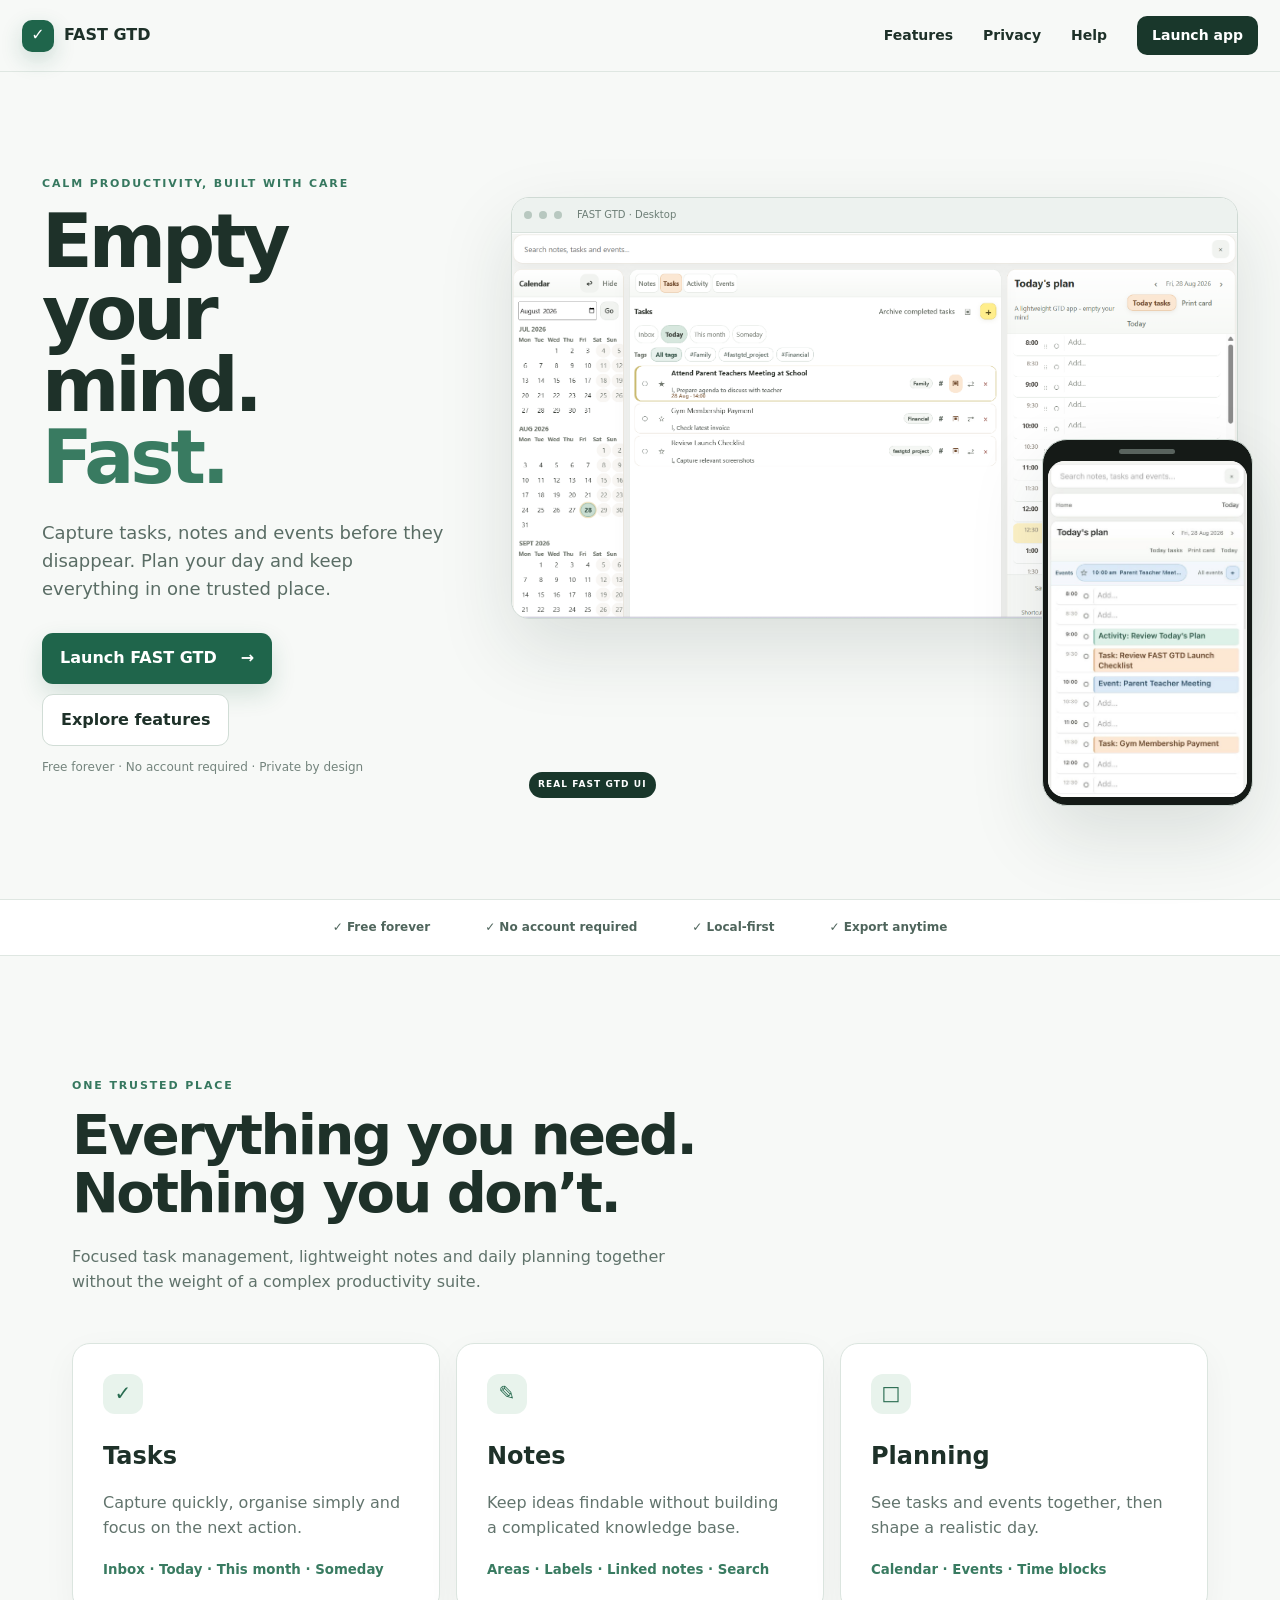
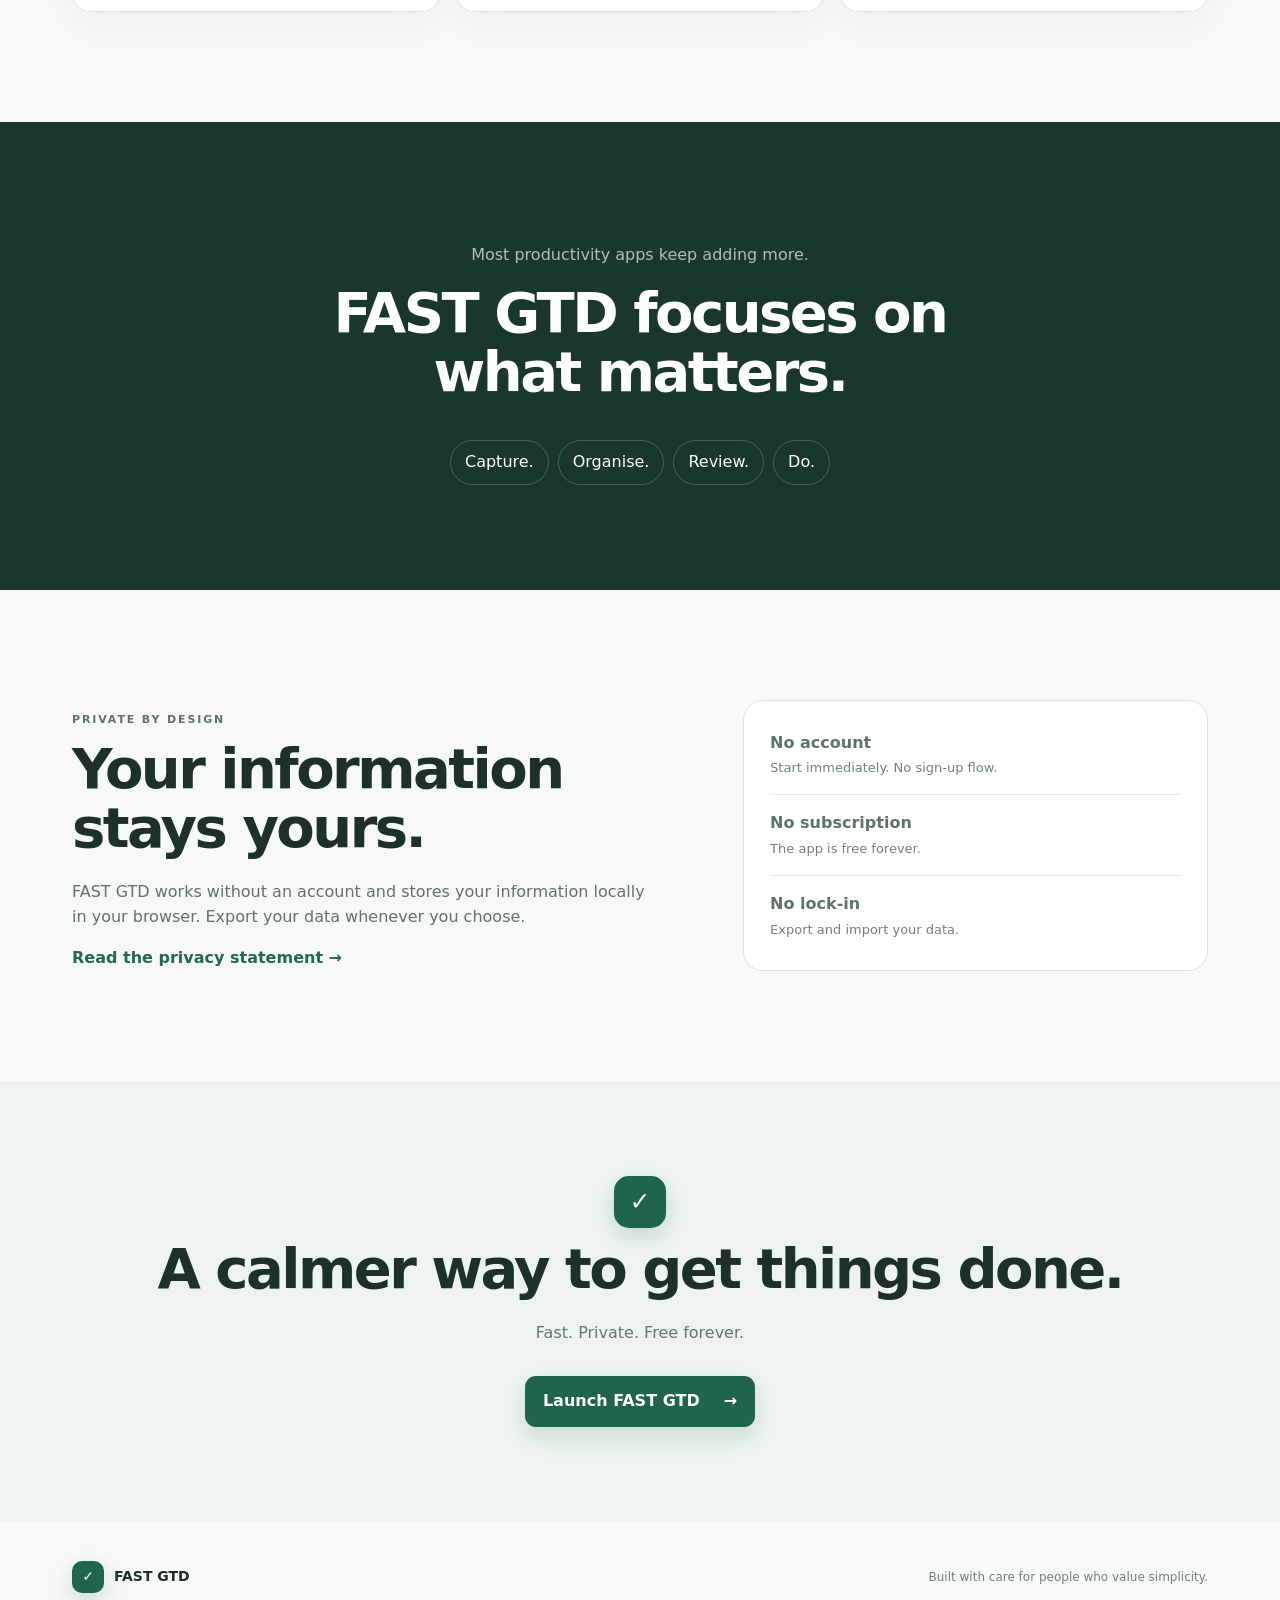
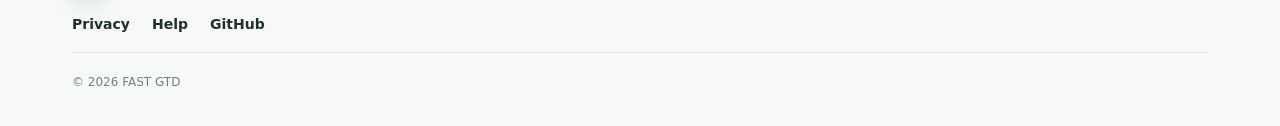
<file: index.html>
<!doctype html><html lang="en"><head><meta charset="utf-8"><meta name="viewport" content="width=device-width,initial-scale=1"><title>FAST GTD | Empty your mind. Fast.</title><meta name="description" content="A calm, compact planner for tasks, notes, events and daily focus. Free forever. No account required."><meta name="theme-color" content="#f7f9f7"><meta property="og:type" content="website"><meta property="og:title" content="FAST GTD | Empty your mind. Fast."><meta property="og:description" content="A calm, compact planner for tasks, notes, events and daily focus."><meta property="og:image" content="assets/social-preview.jpg"><meta name="twitter:card" content="summary_large_image"><link rel="icon" href="assets/favicon.svg"><link rel="stylesheet" href="styles.css"></head><body><a class="skip" href="#main">Skip to content</a><header><a class="brand" href="#top"><span>✓</span>FAST GTD</a><nav><a href="#features">Features</a><a href="#privacy">Privacy</a><a href="help.html">Help</a><a class="launch" href="https://pprashil26.github.io/fastgtd/">Launch app</a></nav><button class="menu" aria-label="Open navigation" aria-expanded="false">☰</button></header><main id="main"><section class="hero" id="top"><div class="copy"><p class="eyebrow">CALM PRODUCTIVITY, BUILT WITH CARE</p><h1>Empty your mind. <em>Fast.</em></h1><p class="lead">Capture tasks, notes and events before they disappear. Plan your day and keep everything in one trusted place.</p><div class="actions"><a class="btn primary" href="https://pprashil26.github.io/fastgtd/">Launch FAST GTD <b>→</b></a><a class="btn secondary" href="#features">Explore features</a></div><p class="micro">Free forever · No account required · Private by design</p></div><div class="product" aria-label="Real FAST GTD interfaces"><figure class="browser"><div class="browserbar"><i></i><i></i><i></i><span>FAST GTD · Desktop</span></div><img src="assets/fastgtd-desktop.png" alt="Complete FAST GTD desktop interface showing calendar, tasks and today's plan" width="1891" height="1005"></figure><figure class="phone"><div class="phonebar"></div><img src="assets/fastgtd-mobile.jpg" alt="Complete FAST GTD mobile interface showing today's plan" width="827" height="1397"></figure><span class="badge">REAL FAST GTD UI</span></div></section><section class="trust"><span>✓ Free forever</span><span>✓ No account required</span><span>✓ Local-first</span><span>✓ Export anytime</span></section><section class="section" id="features"><div class="intro"><p class="eyebrow">ONE TRUSTED PLACE</p><h2>Everything you need.<br>Nothing you don’t.</h2><p>Focused task management, lightweight notes and daily planning together without the weight of a complex productivity suite.</p></div><div class="cards"><article><i>✓</i><h3>Tasks</h3><p>Capture quickly, organise simply and focus on the next action.</p><small>Inbox · Today · This month · Someday</small></article><article><i>✎</i><h3>Notes</h3><p>Keep ideas findable without building a complicated knowledge base.</p><small>Areas · Labels · Linked notes · Search</small></article><article><i>□</i><h3>Planning</h3><p>See tasks and events together, then shape a realistic day.</p><small>Calendar · Events · Time blocks</small></article></div></section><section class="philosophy"><p>Most productivity apps keep adding more.</p><h2>FAST GTD focuses on what matters.</h2><div><span>Capture.</span><span>Organise.</span><span>Review.</span><span>Do.</span></div></section><section class="section privacy" id="privacy"><div><p class="eyebrow">PRIVATE BY DESIGN</p><h2>Your information stays yours.</h2><p>FAST GTD works without an account and stores your information locally in your browser. Export your data whenever you choose.</p><a href="privacy.html">Read the privacy statement →</a></div><div class="privacy-card"><p><b>No account</b><span>Start immediately. No sign-up flow.</span></p><p><b>No subscription</b><span>The app is free forever.</span></p><p><b>No lock-in</b><span>Export and import your data.</span></p></div></section><section class="final"><span class="biglogo">✓</span><h2>A calmer way to get things done.</h2><p>Fast. Private. Free forever.</p><a class="btn primary" href="https://pprashil26.github.io/fastgtd/">Launch FAST GTD <b>→</b></a></section></main><footer><a class="brand" href="#top"><span>✓</span>FAST GTD</a><p>Built with care for people who value simplicity.</p><div><a href="privacy.html">Privacy</a><a href="help.html">Help</a><a href="https://github.com/pprashil26/fastgtd">GitHub</a></div><small>© 2026 FAST GTD</small></footer><script src="script.js"></script></body></html>
</file>
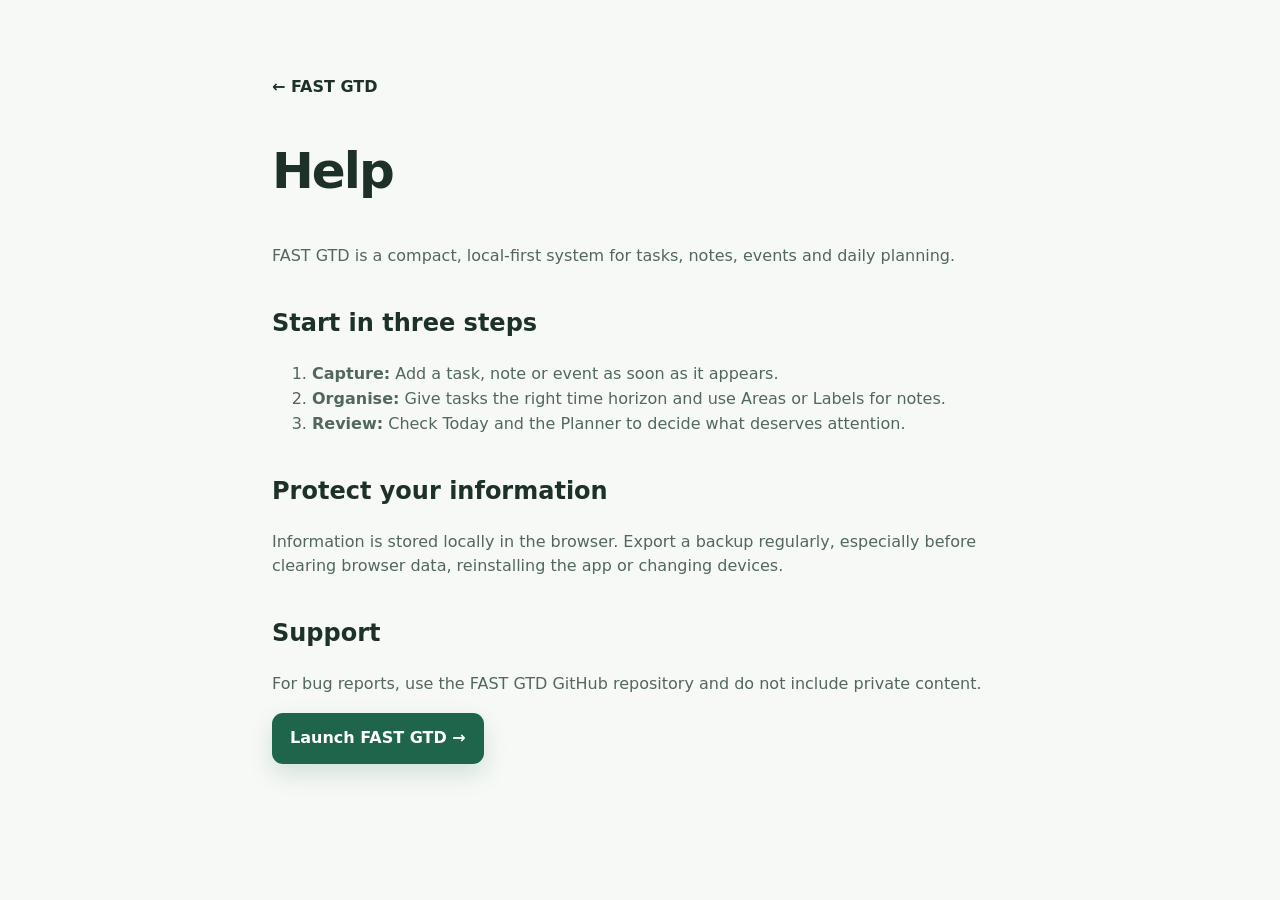
<file: help.html>
<!doctype html><html lang="en"><head><meta charset="utf-8"><meta name="viewport" content="width=device-width,initial-scale=1"><title>Help | FAST GTD</title><link rel="icon" href="assets/favicon.svg"><link rel="stylesheet" href="styles.css"></head><body><main class="legal"><a class="back" href="index.html">← FAST GTD</a><h1>Help</h1><p>FAST GTD is a compact, local-first system for tasks, notes, events and daily planning.</p><h2>Start in three steps</h2><ol><li><b>Capture:</b> Add a task, note or event as soon as it appears.</li><li><b>Organise:</b> Give tasks the right time horizon and use Areas or Labels for notes.</li><li><b>Review:</b> Check Today and the Planner to decide what deserves attention.</li></ol><h2>Protect your information</h2><p>Information is stored locally in the browser. Export a backup regularly, especially before clearing browser data, reinstalling the app or changing devices.</p><h2>Support</h2><p>For bug reports, use the FAST GTD GitHub repository and do not include private content.</p><p><a class="btn primary" href="https://pprashil26.github.io/fastgtd/">Launch FAST GTD →</a></p></main></body></html>
</file>
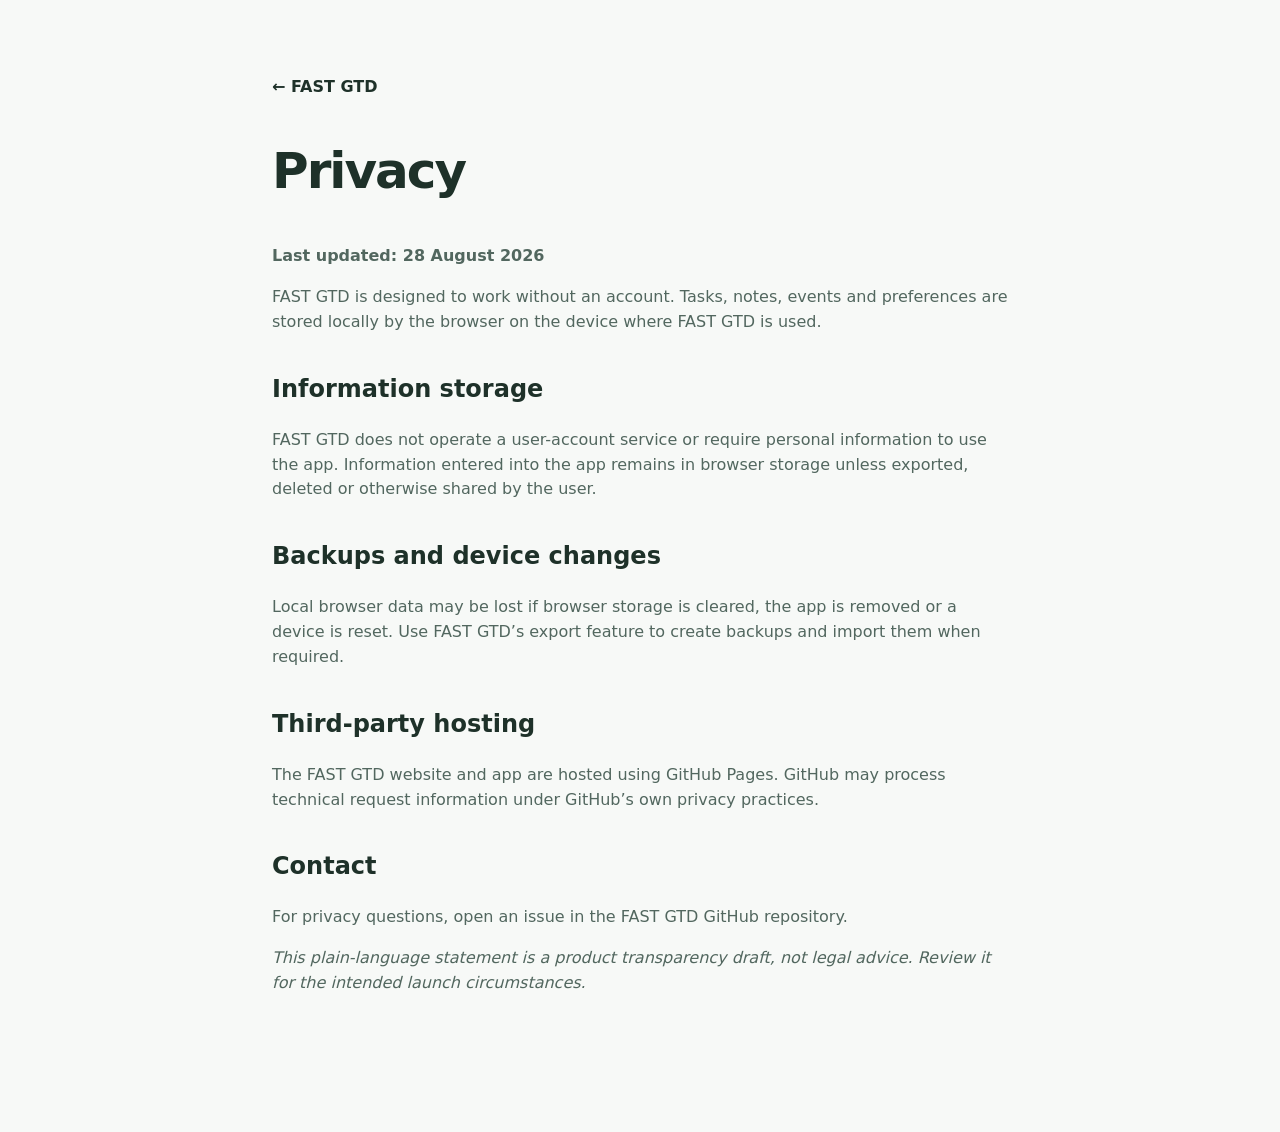
<file: privacy.html>
<!doctype html><html lang="en"><head><meta charset="utf-8"><meta name="viewport" content="width=device-width,initial-scale=1"><title>Privacy | FAST GTD</title><link rel="icon" href="assets/favicon.svg"><link rel="stylesheet" href="styles.css"></head><body><main class="legal"><a class="back" href="index.html">← FAST GTD</a><h1>Privacy</h1><p><strong>Last updated: 28 August 2026</strong></p><p>FAST GTD is designed to work without an account. Tasks, notes, events and preferences are stored locally by the browser on the device where FAST GTD is used.</p><h2>Information storage</h2><p>FAST GTD does not operate a user-account service or require personal information to use the app. Information entered into the app remains in browser storage unless exported, deleted or otherwise shared by the user.</p><h2>Backups and device changes</h2><p>Local browser data may be lost if browser storage is cleared, the app is removed or a device is reset. Use FAST GTD’s export feature to create backups and import them when required.</p><h2>Third-party hosting</h2><p>The FAST GTD website and app are hosted using GitHub Pages. GitHub may process technical request information under GitHub’s own privacy practices.</p><h2>Contact</h2><p>For privacy questions, open an issue in the FAST GTD GitHub repository.</p><p><em>This plain-language statement is a product transparency draft, not legal advice. Review it for the intended launch circumstances.</em></p></main></body></html>
</file>
<file: styles.css>
*{box-sizing:border-box}html{scroll-behavior:smooth}body{margin:0;background:#f7f9f7;color:#1e3129;font-family:Inter,ui-sans-serif,system-ui,-apple-system,"Segoe UI",sans-serif;line-height:1.55}a{color:inherit}.skip{position:absolute;left:-9999px}.skip:focus{left:12px;top:12px;z-index:30;background:#fff;padding:10px}header{height:72px;position:sticky;top:0;z-index:20;display:flex;align-items:center;justify-content:space-between;padding:0 max(22px,calc((100vw - 1240px)/2));background:#f7f9f7ef;backdrop-filter:blur(14px);border-bottom:1px solid #dfe7e2}.brand{display:flex;align-items:center;gap:10px;text-decoration:none;font-weight:850}.brand span,.biglogo{display:grid;place-items:center;width:32px;height:32px;border-radius:10px;background:#1f654b;color:white;box-shadow:0 8px 22px #1f654b33}nav{display:flex;align-items:center;gap:30px}nav a,footer a{text-decoration:none;font-size:14px;font-weight:700}.launch{padding:9px 15px;border-radius:10px;background:#19372b;color:#fff}.menu{display:none;border:0;background:transparent;font-size:22px}.hero{max-width:1240px;margin:auto;display:grid;grid-template-columns:.72fr 1.28fr;gap:60px;align-items:center;padding:92px 22px 110px}.eyebrow{color:#36785f;font-size:11px;font-weight:850;letter-spacing:.17em}.hero h1{margin:14px 0 25px;font-size:clamp(54px,5.8vw,78px);line-height:.97;letter-spacing:-.055em}.hero h1 em{display:block;color:#397b61;font-style:normal}.lead{max-width:540px;color:#5a6d65;font-size:18px}.actions{display:flex;flex-wrap:wrap;gap:10px;margin-top:30px}.btn{display:inline-flex;align-items:center;justify-content:center;gap:24px;padding:13px 18px;border-radius:11px;text-decoration:none;font-weight:800}.primary{background:#1f654b;color:#fff;box-shadow:0 10px 25px #1f654b2a}.secondary{background:#fff;border:1px solid #d1ddd6}.micro{font-size:12px;color:#74847d}.product{position:relative;min-height:575px}.browser,.phone{margin:0;background:#fff;box-shadow:0 30px 75px #17312720}.browser{position:absolute;left:0;right:0;top:8px;border:1px solid #cfdad4;border-radius:18px;overflow:hidden}.browserbar{height:35px;display:flex;align-items:center;gap:7px;padding:0 12px;background:#edf2ef;border-bottom:1px solid #d8e1dc}.browserbar i{width:8px;height:8px;border-radius:50%;background:#b8c8c0}.browserbar span{margin-left:8px;color:#6d7e76;font-size:10px;font-style:normal}.browser img{display:block;width:100%;height:auto;object-fit:contain}.phone{position:absolute;width:29%;right:-2%;bottom:-42px;padding:7px 5px 8px;border:1px solid #cfdad4;border-radius:25px;overflow:hidden;background:#151a17}.phonebar{width:28%;height:5px;margin:2px auto 7px;border-radius:99px;background:#59635e}.phone img{display:block;width:100%;height:auto;max-height:465px;object-fit:contain;background:#fff;border-radius:17px}.badge{position:absolute;left:18px;bottom:-34px;padding:6px 9px;border-radius:999px;background:#19372b;color:#fff;font-size:9px;font-weight:850;letter-spacing:.12em}.trust{display:flex;justify-content:center;gap:55px;overflow-x:auto;padding:18px 22px;white-space:nowrap;background:#fff;border-block:1px solid #dfe7e2;color:#4f655c;font-size:12px;font-weight:750}.section{max-width:1180px;margin:auto;padding:110px 22px}.intro{max-width:700px}.section h2,.philosophy h2,.final h2{margin:12px 0 22px;font-size:clamp(36px,5vw,56px);line-height:1.05;letter-spacing:-.045em}.intro>p:last-child,.privacy>div>p{max-width:650px;color:#60736b}.cards{display:grid;grid-template-columns:repeat(3,1fr);gap:16px;margin-top:48px}.cards article{padding:30px;border:1px solid #dbe5df;border-radius:18px;background:#fff;box-shadow:0 11px 35px #1731270b}.cards i{display:grid;place-items:center;width:40px;height:40px;border-radius:12px;background:#e8f3ec;color:#286b50;font-style:normal;font-size:20px}.cards h3{margin:24px 0 8px;font-size:24px}.cards p{color:#62746d}.cards small{color:#397b61;font-weight:700}.philosophy{padding:105px 22px;text-align:center;background:#19372b;color:#fff}.philosophy p{color:#adc1b8}.philosophy h2{max-width:720px;margin:12px auto 38px}.philosophy div{display:flex;justify-content:center;gap:9px;flex-wrap:wrap}.philosophy span{padding:9px 14px;border:1px solid #48645a;border-radius:999px}.privacy{display:grid;grid-template-columns:1fr .8fr;gap:90px;align-items:center}.privacy a{color:#24684f;font-weight:800;text-decoration:none}.privacy-card{padding:14px 26px;border:1px solid #d9e4de;border-radius:20px;background:#fff}.privacy-card p{display:grid;gap:3px;margin:0;padding:16px 0;border-bottom:1px solid #e4ece8}.privacy-card p:last-child{border:0}.privacy-card span{color:#71827a;font-size:13px}.final{text-align:center;padding:95px 22px;background:#edf4ef}.biglogo{width:52px;height:52px;margin:auto;border-radius:15px;font-size:25px}.final p{margin-bottom:30px;color:#64776f}footer{max-width:1180px;margin:auto;display:grid;grid-template-columns:1fr auto;gap:16px;align-items:center;padding:34px 22px}footer p,footer small{color:#71827a;font-size:12px}footer div{display:flex;gap:22px}footer small{grid-column:1/-1;padding-top:20px;border-top:1px solid #dfe7e2}.legal{max-width:780px;margin:auto;padding:75px 22px 120px}.legal h1{font-size:50px;letter-spacing:-.04em}.legal h2{margin-top:36px}.legal p,.legal li{color:#52675f}.back{font-weight:800;text-decoration:none}@media(max-width:1000px){.hero{grid-template-columns:1fr;padding-top:65px}.hero h1 em{display:inline}.product{min-height:620px}.browser{right:4%}.phone{right:0;width:28%}}@media(max-width:700px){header{height:62px;padding:0 18px}nav{display:none;position:absolute;top:62px;left:0;right:0;flex-direction:column;align-items:stretch;padding:18px;background:#f7f9f7;border-bottom:1px solid #dfe7e2}nav.open{display:flex}.menu{display:block}.hero{padding:58px 18px 90px;gap:35px}.hero h1{font-size:52px}.lead{font-size:17px}.product{min-height:520px}.browser{position:relative;top:0;right:auto}.phone{width:38%;right:2%;bottom:-70px}.phone img{max-height:380px}.badge{bottom:-62px}.section{padding:75px 18px}.cards,.privacy{grid-template-columns:1fr}.privacy{gap:35px}.trust{justify-content:flex-start;gap:28px}.philosophy{padding:80px 18px}footer{grid-template-columns:1fr}footer div{flex-wrap:wrap}footer small{grid-column:1}}@media(max-width:430px){.hero{padding-bottom:75px}.actions{display:grid}.btn{width:100%}.product{min-height:425px}.phone{width:43%;bottom:-44px}.phone img{max-height:300px}.badge{bottom:-37px}.cards article{padding:24px}.section h2,.philosophy h2,.final h2{font-size:38px}}@media(prefers-reduced-motion:reduce){html{scroll-behavior:auto}}
</file>
